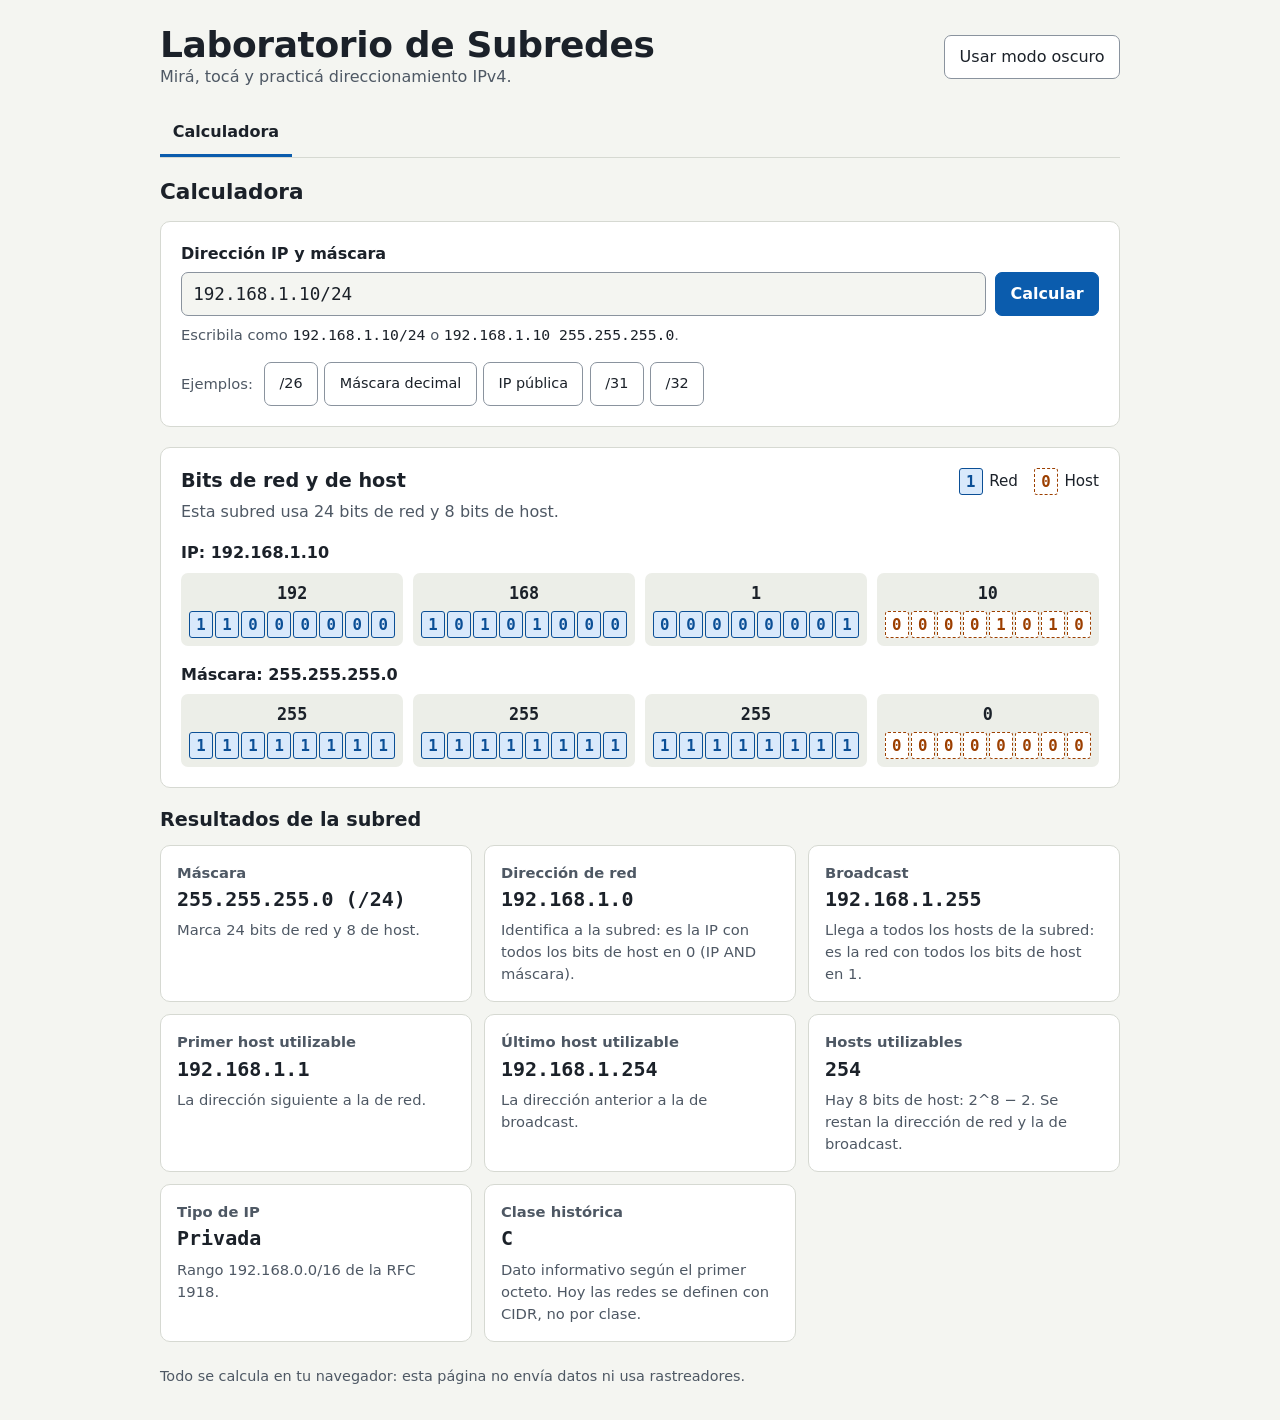
<file: index.html>
<!doctype html>
<html lang="es-AR">
<head>
  <meta charset="utf-8">
  <meta name="viewport" content="width=device-width, initial-scale=1">
  <title>Laboratorio de Subredes</title>
  <meta name="description" content="Laboratorio visual e interactivo para aprender direccionamiento IPv4 y subredes.">
  <!-- Ícono dentro del propio archivo, para no pedir nada a otro servidor -->
  <link rel="icon" href="data:image/svg+xml,%3Csvg xmlns='http://www.w3.org/2000/svg' viewBox='0 0 32 32'%3E%3Crect width='32' height='32' rx='7' fill='%230b5cad'/%3E%3Cpath d='M8 10h7v12H8zM18 10h6v12h-6z' fill='%23fff'/%3E%3C/svg%3E">
  <link rel="stylesheet" href="style.css">
  <!-- Sin defer a propósito: ui.js aplica el tema guardado antes de dibujar la página -->
  <script src="js/ui.js"></script>
  <script src="js/motor.js"></script>
  <script src="js/calculadora.js"></script>
  <script src="js/app.js"></script>
</head>
<body>
  <a class="saltar" href="#contenido">Saltar al contenido</a>

  <header class="encabezado">
    <div>
      <h1>Laboratorio de Subredes</h1>
      <p class="bajada">Mirá, tocá y practicá direccionamiento IPv4.</p>
    </div>
    <button id="boton-tema" class="boton-tema" type="button">Cambiar tema</button>
  </header>

  <nav class="navegacion" aria-label="Secciones del laboratorio">
    <ul>
      <li><a href="#calculadora">Calculadora</a></li>
    </ul>
  </nav>

  <main id="contenido" tabindex="-1">
    <!-- ===== Calculadora ===== -->
    <section id="calculadora" class="vista" aria-labelledby="titulo-calculadora">
      <h2 id="titulo-calculadora" class="titulo-vista" tabindex="-1">Calculadora</h2>

      <div class="panel">
        <form id="calc-formulario" novalidate>
          <label for="calc-entrada">Dirección IP y máscara</label>
          <div class="fila-entrada">
            <input id="calc-entrada" type="text" autocomplete="off" autocapitalize="off" spellcheck="false"
                   value="192.168.1.10/24" aria-describedby="calc-ayuda calc-error">
            <button class="boton-principal" type="submit">Calcular</button>
          </div>
          <p id="calc-ayuda" class="ayuda">
            Escribila como <code>192.168.1.10/24</code> o <code>192.168.1.10 255.255.255.0</code>.
          </p>
          <p id="calc-error" class="error" role="alert" hidden></p>
        </form>

        <div class="ejemplos">
          <span id="calc-etiqueta-ejemplos">Ejemplos:</span>
          <ul aria-labelledby="calc-etiqueta-ejemplos">
            <li><button type="button" data-ejemplo="192.168.1.130/26">/26</button></li>
            <li><button type="button" data-ejemplo="172.16.5.4 255.255.240.0">Máscara decimal</button></li>
            <li><button type="button" data-ejemplo="8.8.8.8/8">IP pública</button></li>
            <li><button type="button" data-ejemplo="10.0.0.4/31">/31</button></li>
            <li><button type="button" data-ejemplo="10.0.0.4/32">/32</button></li>
          </ul>
        </div>
      </div>

      <!-- El aviso breve se lee por lector de pantalla cada vez que se calcula -->
      <p id="calc-estado" class="oculto" role="status"></p>

      <div id="calc-resultados">
        <section class="panel" aria-labelledby="calc-titulo-bits">
          <div class="titulo-con-leyenda">
            <h3 id="calc-titulo-bits">Bits de red y de host</h3>
            <ul class="leyenda" aria-label="Referencias">
              <li><span class="bit bit-red" aria-hidden="true">1</span> Red</li>
              <li><span class="bit bit-host" aria-hidden="true">0</span> Host</li>
            </ul>
          </div>
          <p id="calc-resumen-bits" class="resumen-bits"></p>
          <div id="calc-binario"></div>
        </section>

        <section aria-labelledby="calc-titulo-resultados">
          <h3 id="calc-titulo-resultados" class="titulo-seccion">Resultados de la subred</h3>
          <dl id="calc-tarjetas" class="tarjetas"></dl>
        </section>
      </div>
    </section>
  </main>

  <footer class="pie">
    <p>Todo se calcula en tu navegador: esta página no envía datos ni usa rastreadores.</p>
  </footer>
</body>
</html>
</file>
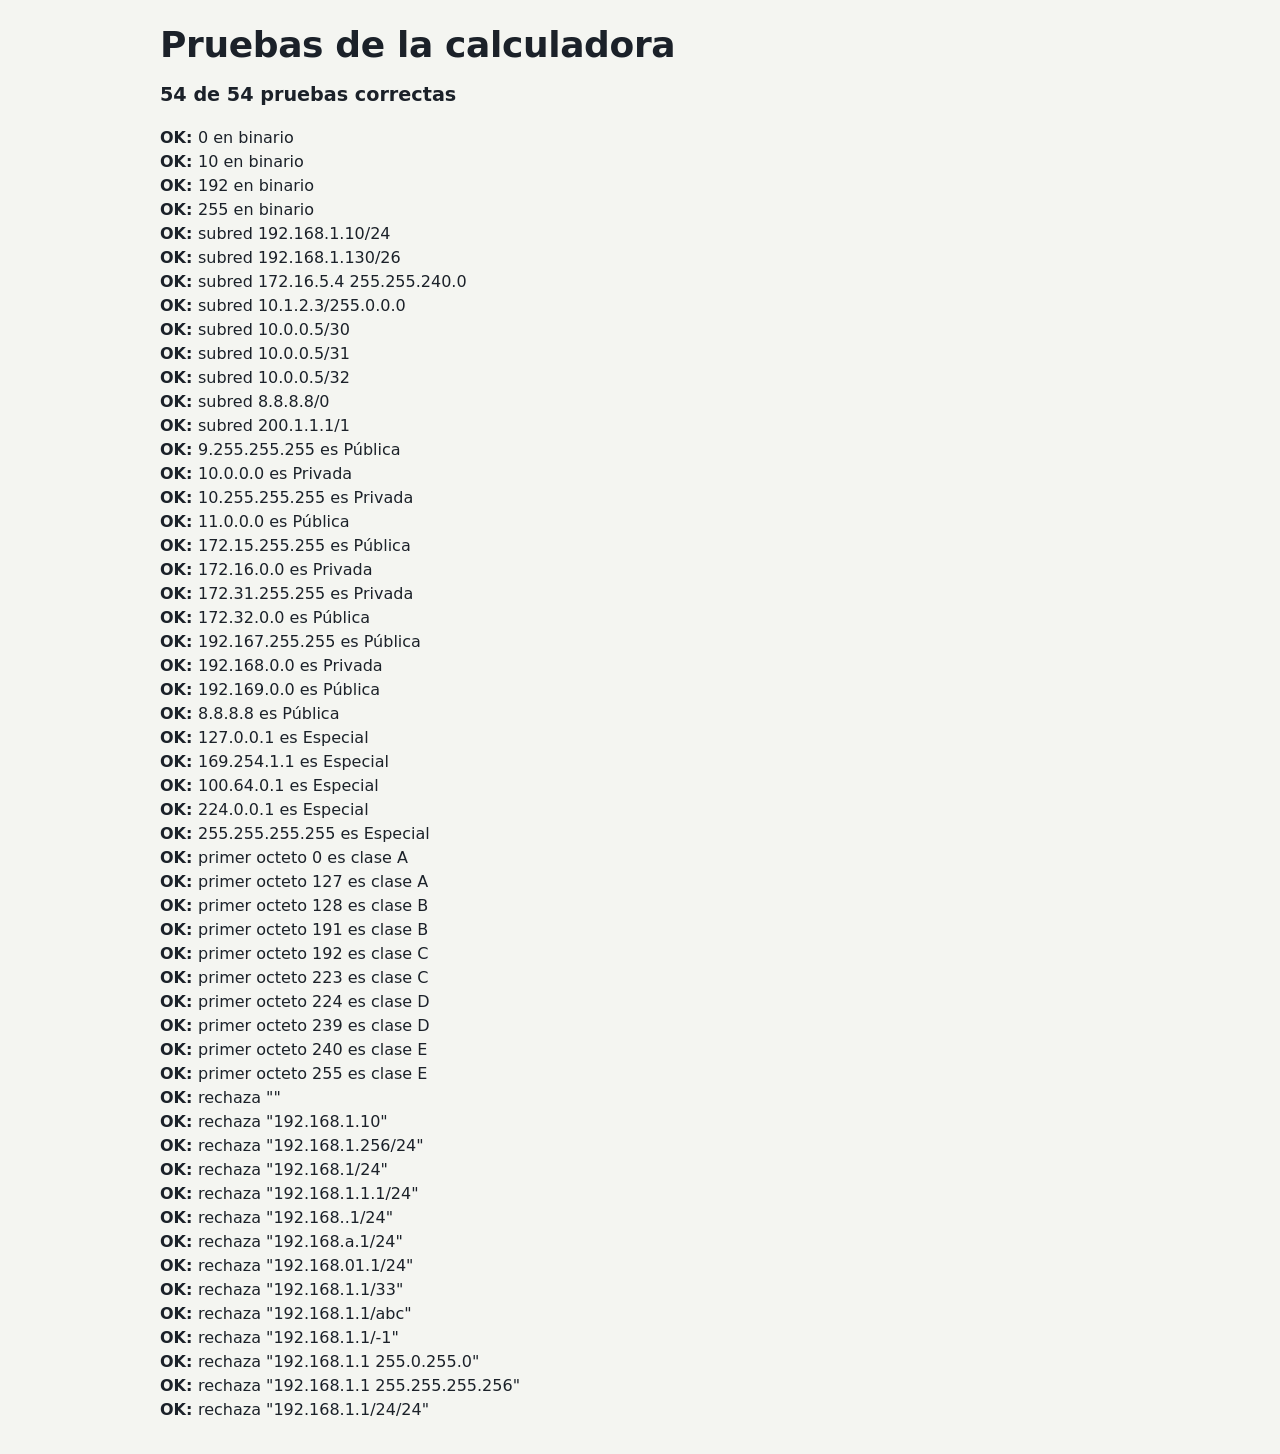
<file: pruebas.html>
<!doctype html>
<html lang="es-AR">
<head>
  <meta charset="utf-8">
  <meta name="viewport" content="width=device-width, initial-scale=1">
  <title>Pruebas de la calculadora</title>
  <link rel="icon" href="data:,">
  <link rel="stylesheet" href="style.css">
  <script src="js/motor.js"></script>
  <script src="pruebas.js"></script>
</head>
<body>
  <main>
    <h1>Pruebas de la calculadora</h1>
    <p id="resumen-pruebas" role="status"></p>
    <ul id="lista-pruebas"></ul>
  </main>
</body>
</html>
</file>
<file: style.css>
/* ===== Colores: tema claro por defecto ===== */
:root {
  color-scheme: light;
  --fondo: #f4f5f1;
  --superficie: #ffffff;
  --superficie-suave: #eceee8;
  --texto: #1b2129;
  --texto-suave: #4e5864;
  --borde: #8a939e;
  --borde-suave: #d6d9d2;
  --acento: #0b5cad;
  --acento-texto: #ffffff;
  --red: #0b4f96;
  --red-fondo: #d9e9fb;
  --host: #9c3f00;
  --host-fondo: #ffffff;
  --error: #a4161a;
  --error-fondo: #fdeaea;
}

/* Tema oscuro según el sistema, salvo que la persona haya elegido claro */
@media (prefers-color-scheme: dark) {
  :root:not([data-theme="light"]) {
    color-scheme: dark;
    --fondo: #11151a;
    --superficie: #1a2027;
    --superficie-suave: #242b34;
    --texto: #eceff2;
    --texto-suave: #aab3bd;
    --borde: #78838f;
    --borde-suave: #343d47;
    --acento: #7ab8ff;
    --acento-texto: #08223f;
    --red: #a9d1ff;
    --red-fondo: #173a5e;
    --host: #ffb37a;
    --host-fondo: #1a2027;
    --error: #ffb4b4;
    --error-fondo: #431a1d;
  }
}

/* Tema oscuro elegido con el botón */
:root[data-theme="dark"] {
  color-scheme: dark;
  --fondo: #11151a;
  --superficie: #1a2027;
  --superficie-suave: #242b34;
  --texto: #eceff2;
  --texto-suave: #aab3bd;
  --borde: #78838f;
  --borde-suave: #343d47;
  --acento: #7ab8ff;
  --acento-texto: #08223f;
  --red: #a9d1ff;
  --red-fondo: #173a5e;
  --host: #ffb37a;
  --host-fondo: #1a2027;
  --error: #ffb4b4;
  --error-fondo: #431a1d;
}

/* ===== Base ===== */
*,
*::before,
*::after {
  box-sizing: border-box;
}

[hidden] {
  display: none !important;
}

body {
  margin: 0 auto;
  max-width: 62rem;
  padding: 1.5rem 1rem 2rem;
  background: var(--fondo);
  color: var(--texto);
  font-family: system-ui, -apple-system, "Segoe UI", Roboto, Ubuntu, sans-serif;
  line-height: 1.5;
}

h1,
h2,
h3,
h4,
p,
dl,
dd,
ul,
ol {
  margin: 0;
  padding: 0;
}

ul,
ol {
  list-style: none;
}

code,
.valor,
.bit,
.octeto-decimal,
input {
  font-family: ui-monospace, "Ubuntu Mono", "DejaVu Sans Mono", Menlo, Consolas, monospace;
}

:focus-visible {
  outline: 3px solid var(--acento);
  outline-offset: 2px;
}

/* Visible solo para lectores de pantalla */
.oculto {
  position: absolute;
  width: 1px;
  height: 1px;
  overflow: hidden;
  clip-path: inset(50%);
  white-space: nowrap;
}

.saltar {
  position: absolute;
  left: -100vw;
  padding: 0.5rem 0.75rem;
  background: var(--superficie);
  color: var(--texto);
}

.saltar:focus {
  left: 1rem;
  top: 0.5rem;
}

/* ===== Encabezado ===== */
.encabezado {
  display: flex;
  flex-wrap: wrap;
  align-items: center;
  justify-content: space-between;
  gap: 0.75rem 1rem;
  margin-bottom: 1.25rem;
}

.bajada {
  color: var(--texto-suave);
}

/* ===== Navegación entre secciones ===== */
.navegacion {
  margin-bottom: 1.25rem;
  border-bottom: 1px solid var(--borde-suave);
}

.navegacion ul {
  display: flex;
  flex-wrap: wrap;
  gap: 0.25rem;
}

.navegacion a {
  display: block;
  padding: 0.65rem 0.8rem;
  border-bottom: 3px solid transparent;
  color: var(--texto-suave);
  text-decoration: none;
}

.navegacion a:hover {
  color: var(--texto);
}

.navegacion a[aria-current="page"] {
  border-bottom-color: var(--acento);
  color: var(--texto);
  font-weight: 650;
}

.titulo-vista {
  margin-bottom: 0.9rem;
  font-size: 1.35rem;
}

.titulo-vista:focus {
  outline: none;
}

main:focus {
  outline: none;
}

h1 {
  font-size: clamp(1.6rem, 5vw, 2.25rem);
  line-height: 1.15;
  letter-spacing: -0.01em;
}

h2,
h3 {
  font-size: 1.2rem;
  line-height: 1.3;
}

/* ===== Paneles y botones ===== */
.panel {
  margin-bottom: 1.25rem;
  padding: 1.25rem;
  background: var(--superficie);
  border: 1px solid var(--borde-suave);
  border-radius: 10px;
}

button {
  min-height: 2.75rem;
  padding: 0.4rem 0.9rem;
  border: 1px solid var(--borde);
  border-radius: 7px;
  background: var(--superficie);
  color: var(--texto);
  font: inherit;
  cursor: pointer;
}

button:hover {
  background: var(--superficie-suave);
}

button.boton-principal {
  border-color: var(--acento);
  background: var(--acento);
  color: var(--acento-texto);
  font-weight: 650;
}

button.boton-principal:hover {
  filter: brightness(1.1);
}

/* ===== Formulario ===== */
label {
  display: block;
  margin-bottom: 0.4rem;
  font-weight: 650;
}

.fila-entrada {
  display: flex;
  flex-wrap: wrap;
  gap: 0.6rem;
}

input {
  flex: 1 1 17rem;
  min-width: 0;
  min-height: 2.75rem;
  padding: 0.4rem 0.7rem;
  border: 1px solid var(--borde);
  border-radius: 7px;
  background: var(--fondo);
  color: var(--texto);
  font-size: 1.1rem;
}

input[aria-invalid="true"] {
  border: 2px solid var(--error);
}

.ayuda {
  margin-top: 0.5rem;
  color: var(--texto-suave);
  font-size: 0.92rem;
}

.ayuda code {
  overflow-wrap: anywhere;
  color: var(--texto);
}

.error {
  margin-top: 0.75rem;
  padding: 0.6rem 0.8rem;
  border-left: 4px solid var(--error);
  border-radius: 4px;
  background: var(--error-fondo);
  color: var(--error);
  font-weight: 600;
  overflow-wrap: anywhere;
}

.ejemplos {
  display: flex;
  flex-wrap: wrap;
  align-items: center;
  gap: 0.5rem 0.7rem;
  margin-top: 1rem;
  color: var(--texto-suave);
  font-size: 0.92rem;
}

.ejemplos ul {
  display: flex;
  flex-wrap: wrap;
  gap: 0.4rem;
}

.ejemplos button {
  font-size: 0.9rem;
}

/* ===== Bits: la parte central de la app ===== */
.titulo-con-leyenda {
  display: flex;
  flex-wrap: wrap;
  align-items: center;
  justify-content: space-between;
  gap: 0.5rem 1rem;
}

.leyenda {
  display: flex;
  gap: 1rem;
  font-size: 0.95rem;
}

.leyenda li {
  display: flex;
  align-items: center;
  gap: 0.4rem;
}

.leyenda .bit {
  width: 1.5rem;
}

.resumen-bits {
  margin-top: 0.3rem;
  color: var(--texto-suave);
}

.fila-binaria {
  margin-top: 1.1rem;
}

.fila-binaria h4 {
  margin: 0 0 0.45rem;
  font-size: 1rem;
  font-weight: 650;
}

.octetos {
  display: grid;
  grid-template-columns: repeat(2, minmax(0, 1fr));
  gap: 0.6rem;
}

.octeto {
  padding: 0.5rem;
  background: var(--superficie-suave);
  border-radius: 7px;
}

.octeto-decimal {
  display: block;
  margin-bottom: 0.3rem;
  font-size: 1.05rem;
  font-weight: 700;
  text-align: center;
}

.bits {
  display: grid;
  grid-template-columns: repeat(8, minmax(0, 1fr));
  gap: 2px;
}

/* Red y host se distinguen por color y también por forma: relleno o punteado */
.bit {
  display: block;
  padding: 0.12rem 0;
  border-radius: 3px;
  font-size: 0.98rem;
  font-weight: 700;
  line-height: 1.35;
  text-align: center;
}

.bit-red {
  border: 1px solid var(--red);
  background: var(--red-fondo);
  color: var(--red);
}

.bit-host {
  border: 1px dashed var(--host);
  background: var(--host-fondo);
  color: var(--host);
}

@media (min-width: 46rem) {
  .octetos {
    grid-template-columns: repeat(4, minmax(0, 1fr));
  }
}

/* ===== Tarjetas de resultados ===== */
.titulo-seccion {
  margin-bottom: 0.7rem;
}

.tarjetas {
  display: grid;
  grid-template-columns: repeat(auto-fill, minmax(min(17rem, 100%), 1fr));
  gap: 0.75rem;
}

.tarjeta {
  padding: 1rem;
  background: var(--superficie);
  border: 1px solid var(--borde-suave);
  border-radius: 10px;
}

.tarjeta dt {
  color: var(--texto-suave);
  font-size: 0.92rem;
  font-weight: 650;
}

.valor {
  font-size: 1.25rem;
  font-weight: 700;
  overflow-wrap: anywhere;
}

.explicacion {
  margin-top: 0.35rem;
  color: var(--texto-suave);
  font-size: 0.92rem;
}

.pie {
  margin-top: 1.5rem;
  color: var(--texto-suave);
  font-size: 0.9rem;
}

/* ===== Página de pruebas ===== */
.prueba-ok::before {
  content: "OK: ";
  font-weight: 700;
}

.prueba-falla {
  color: var(--error);
  font-weight: 600;
}

.prueba-falla::before {
  content: "FALLA: ";
  font-weight: 700;
}

#resumen-pruebas {
  margin: 1rem 0;
  font-size: 1.2rem;
  font-weight: 700;
}
</file>
